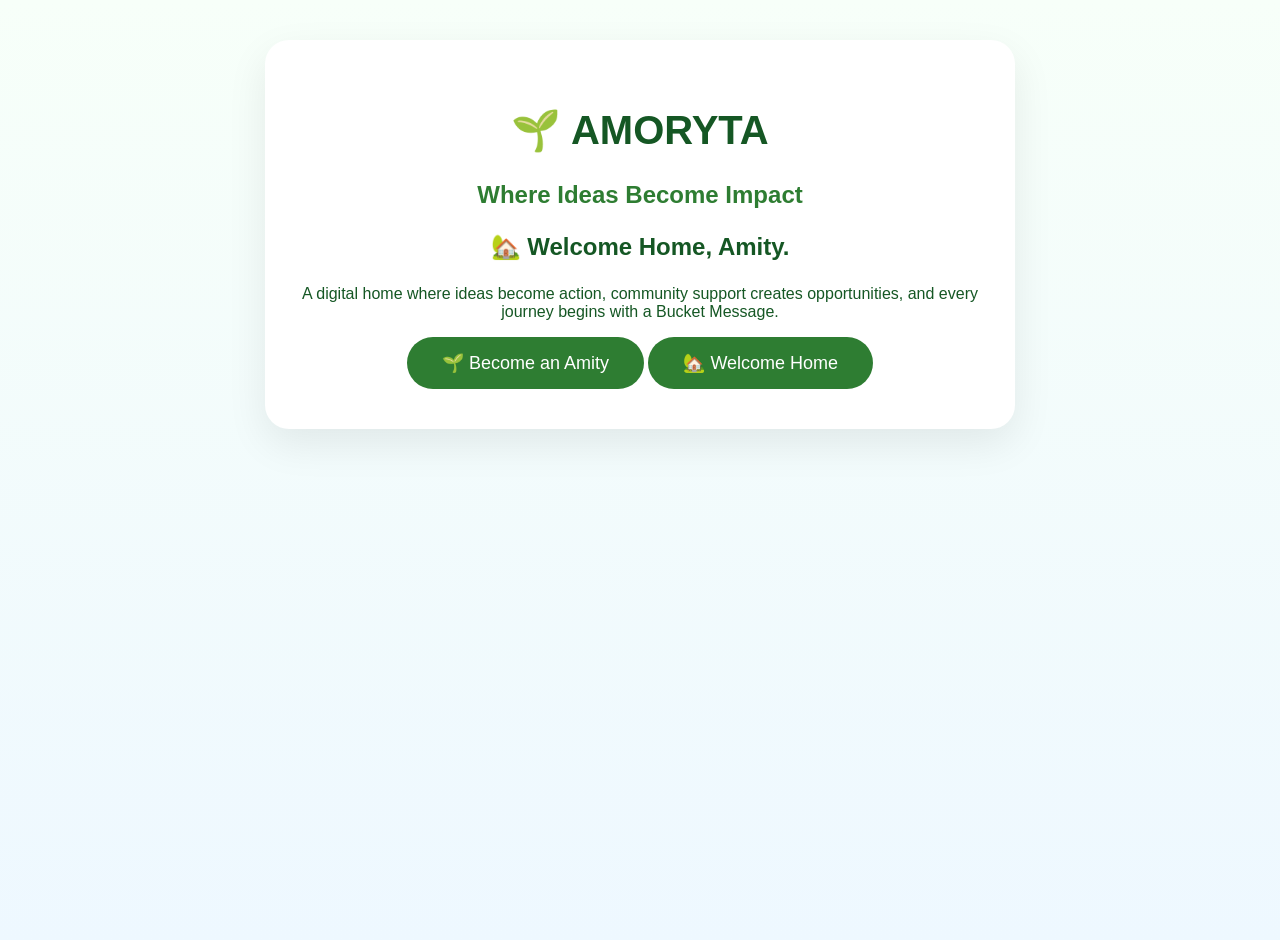
<file: index.html>
<!DOCTYPE html>
<html lang="en">
<head>
    <meta charset="UTF-8">
    <meta name="viewport" content="width=device-width, initial-scale=1.0">
    <title>AMORYTA</title>
    <link rel="stylesheet" href="style.css">
</head>
<body>

<div class="container">

    <h1>🌱 AMORYTA</h1>

    <h2>Where Ideas Become Impact</h2>

    <p class="welcome">
        🏡 Welcome Home, Amity.
    </p>

    <p>
        A digital home where ideas become action,
        community support creates opportunities,
        and every journey begins with a Bucket Message.
    </p>

<a href="join.html">
<button>🌱 Become an Amity</button>
<a href="login.html">
<button>
🏡 Welcome Home
</button>
</a>

</div>

<script src="script.js"></script>

</body>
</html>
</file>
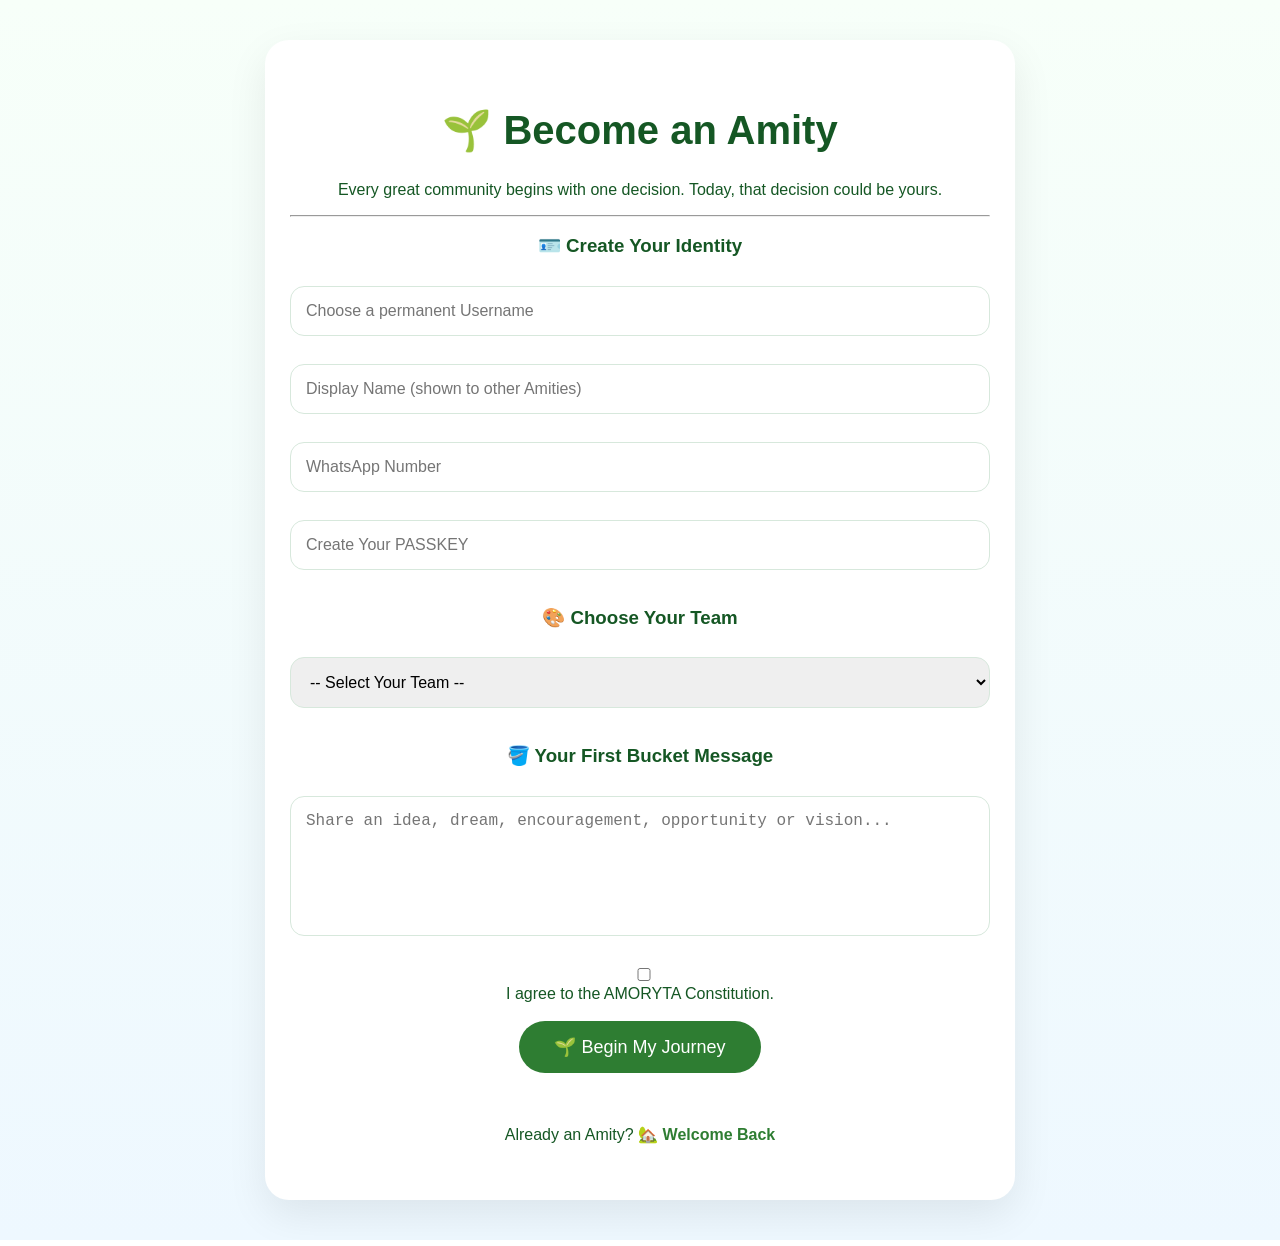
<file: join.html>
<!--
==========================================
AMORYTA Genesis
Room 001 – Identity Engine
File: join.html
Version: 1.0.0
Status: Active
==========================================
-->

<!DOCTYPE html>
<html lang="en">

<head>

<meta charset="UTF-8">
<meta name="viewport" content="width=device-width, initial-scale=1.0">

<title>Become an Amity • AMORYTA</title>

<link rel="stylesheet" href="style.css">

</head>

<body>

<div class="container">

<form id="joinForm">

<h1>🌱 Become an Amity</h1>

<p>
Every great community begins with one decision.
Today, that decision could be yours.
</p>

<hr>

<h3>
🪪 Create Your Identity
</h3>

<input
type="text"
id="username"
placeholder="Choose a permanent Username"
required>

<br><br>

<input
type="text"
id="displayName"
placeholder="Display Name (shown to other Amities)"
required>

<br><br>

<input
type="tel"
id="phone"
placeholder="WhatsApp Number"
required>

<br><br>

<input
type="password"
id="passkey"
placeholder="Create Your PASSKEY"
required>

<br><br>

<h3>🎨 Choose Your Team</h3>

<select id="team" required>

<option value="">-- Select Your Team --</option>

<option value="ALPHA">🤍 ALPHA</option>

<option value="TRENDSETTER">💛 TRENDSETTER</option>

<option value="INNOVATOR">💙 INNOVATOR</option>

<option value="VISIONARY">💜 VISIONARY</option>

<option value="MAVERICK">🤎 MAVERICK</option>

<option value="TRAILBLAZER">🧡 TRAILBLAZER</option>

<option value="CULTIVATOR">💚 CULTIVATOR</option>

<option value="CATALYST">❤️ CATALYST</option>

<option value="GUARDIAN">🖤 GUARDIAN</option>

</select>

<br><br>

<h3>🪣 Your First Bucket Message</h3>

<textarea
id="bucket"
rows="6"
placeholder="Share an idea, dream, encouragement, opportunity or vision..."
required></textarea>

<br><br>

<label>

<input
type="checkbox"
id="constitution"
required>

I agree to the AMORYTA Constitution.

</label>

<br><br>

<button type="submit">

🌱 Begin My Journey

</button>

<br><br><br>

<p>

Already an Amity?

<a href="index.html">🏡 Welcome Back</a>

</p>

</form>

</div>

<script src="config.js"></script>
<script src="api.js"></script>
<script src="auth.js"></script>
<script src="script.js"></script>

</body>

</html>
</file>
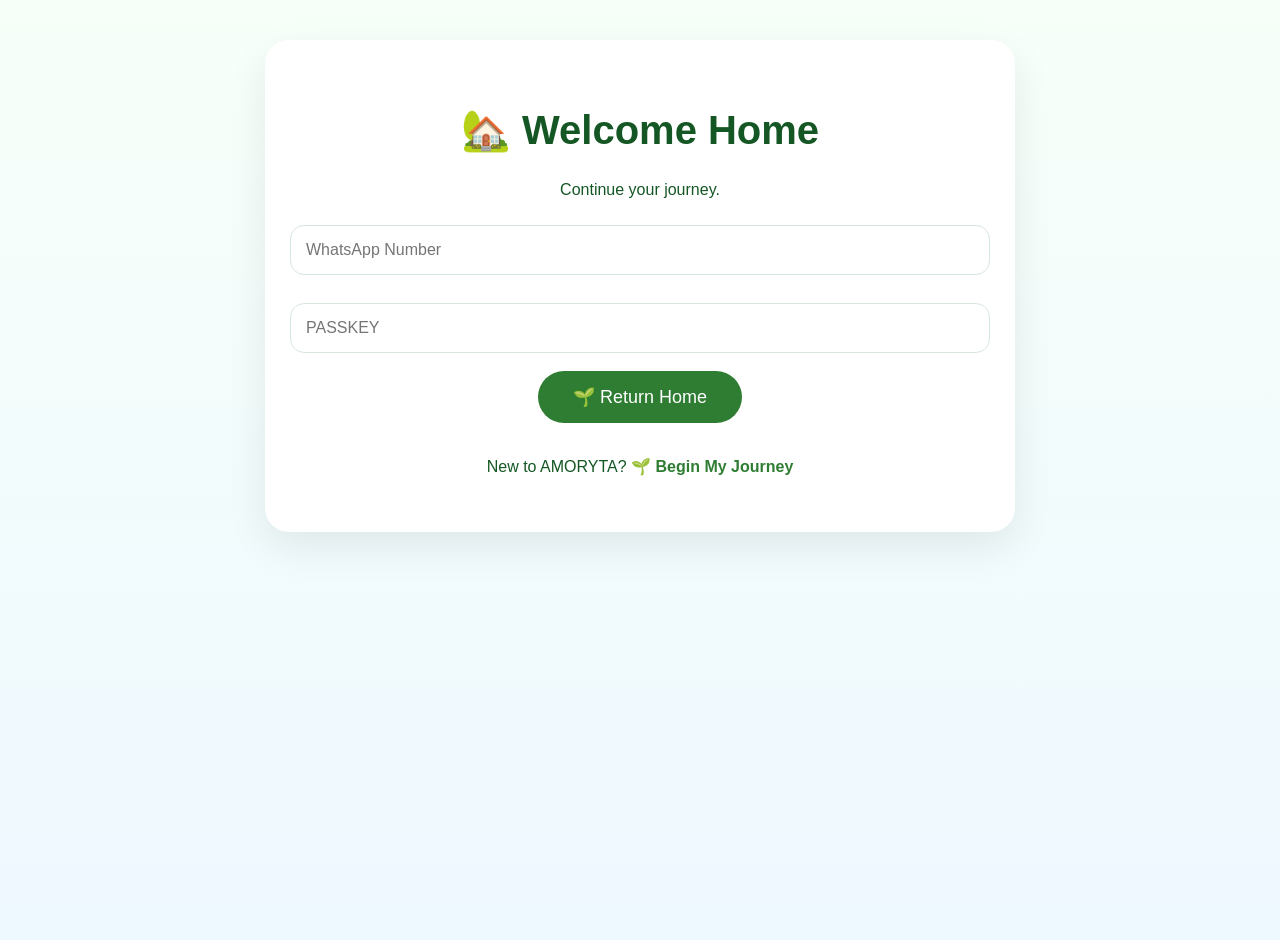
<file: login.html>
<!DOCTYPE html>
<html lang="en">

<head>

<meta charset="UTF-8">

<meta name="viewport" content="width=device-width, initial-scale=1.0">

<title>Welcome Home</title>

<link rel="stylesheet" href="style.css">

</head>

<body>

<div class="container">

<h1>🏡 Welcome Home</h1>

<p>
Continue your journey.
</p>

<form id="loginForm">

<input
type="tel"
id="phone"
placeholder="WhatsApp Number"
required>

<br><br>

<input
type="password"
id="passkey"
placeholder="PASSKEY"
required>

<br><br>

<button type="submit">

🌱 Return Home

</button>

</form>

<br>

<p>

New to AMORYTA?

<a href="join.html">

🌱 Begin My Journey

</a>

</p>

<script src="login.js"></script>

</div>

</body>

</html>
</file>
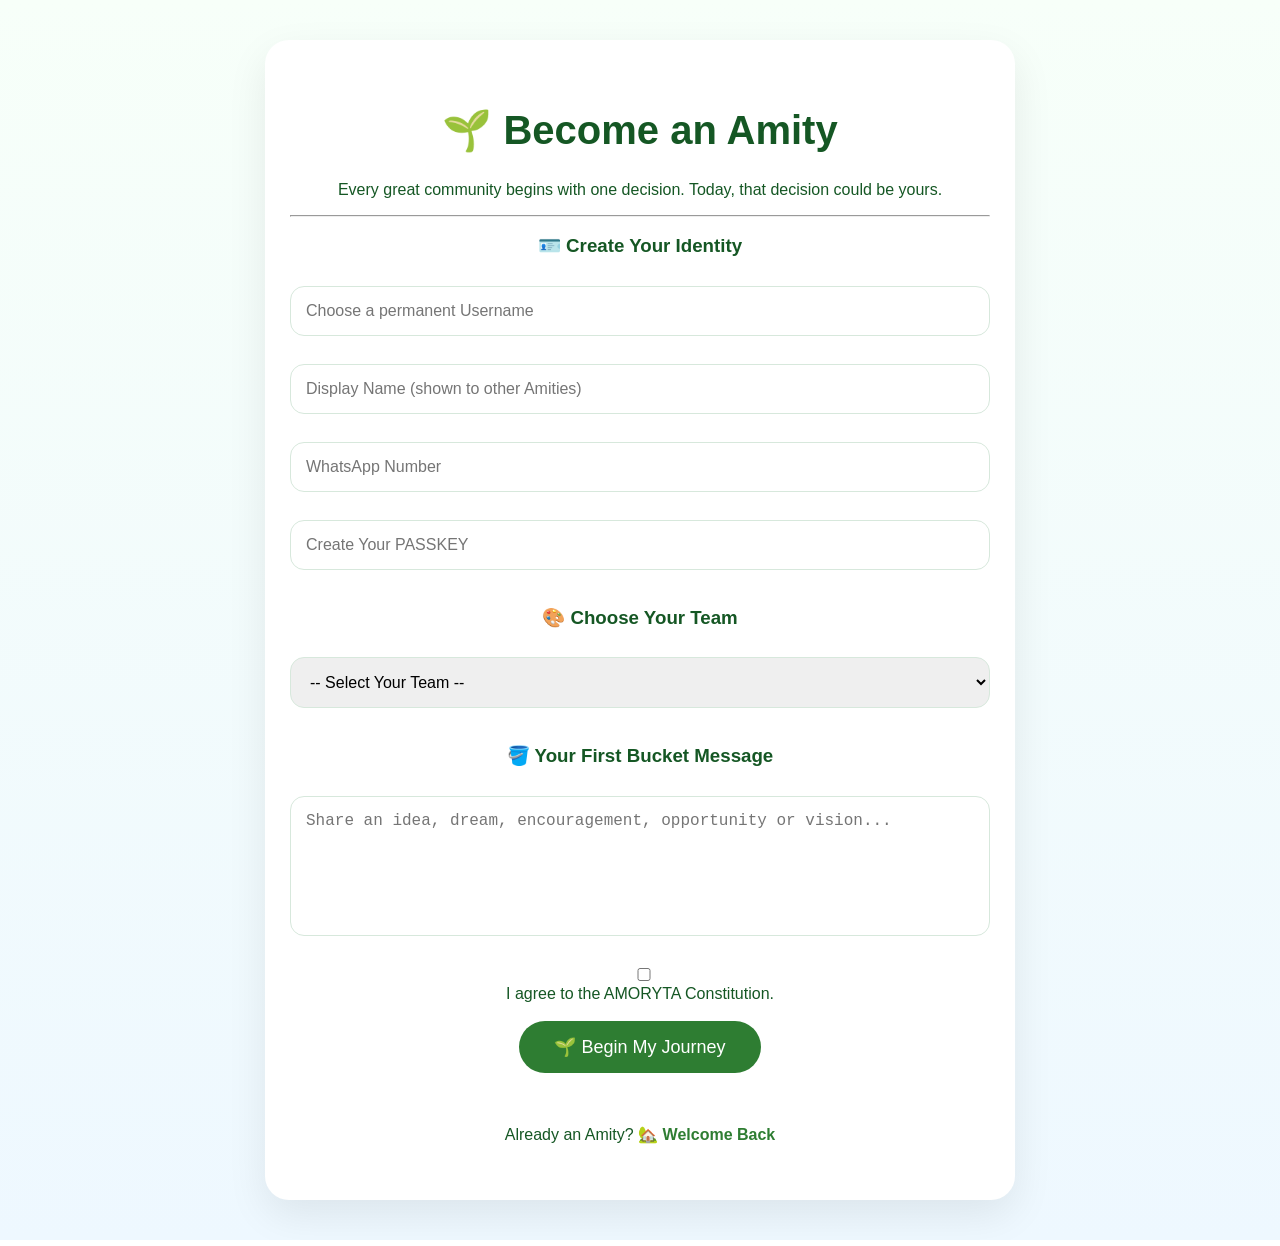
<file: universe.html>
<!DOCTYPE html>
<html lang="en">
<head>
    <meta charset="UTF-8">
    <meta name="viewport" content="width=device-width, initial-scale=1.0">
    <title>Welcome Home</title>
    <link rel="stylesheet" href="style.css">
</head>

<body>

<div class="container">

<h1>🌱 Welcome Home</h1>

<h2 id="memberName"></h2>

<p><strong>Your Team</strong></p>
<p id="memberTeam"></p>

<p><strong>Your Bucket Message</strong></p>
<p id="memberBucket"></p>

<br>

<button onclick="logout()">
🚪 Logout
</button>

</div>

<script>

const member = JSON.parse(localStorage.getItem("amorytaMember"));

if(member){

document.getElementById("memberName").innerHTML = member.name;

document.getElementById("memberTeam").innerHTML = member.team;

document.getElementById("memberBucket").innerHTML = member.bucket;

}else{

window.location.href="join.html";

}

function logout(){

localStorage.removeItem("amorytaMember");

window.location.href="index.html";

}

</script>

</body>
</html>
</file>
<file: style.css>
body{
    margin:0;
    font-family:Arial,sans-serif;
    background:linear-gradient(180deg,#f7fff9,#eef8ff);
    color:#155724;
    min-height:100vh;
}

.container{
    max-width:700px;
    margin:40px auto;
    padding:40px 25px;
    text-align:center;
    background:white;
    border-radius:24px;
    box-shadow:0 15px 40px rgba(0,0,0,.08);
}

h1{
    font-size:40px;
}

h2{
    color:#2e7d32;
}

.welcome{
    font-size:24px;
    font-weight:bold;
}

input,
select,
textarea{
    width:100%;
    padding:15px;
    margin-top:10px;
    border:1px solid #d7e8dc;
    border-radius:14px;
    font-size:16px;
    box-sizing:border-box;
    transition:0.3s;
}

input:focus,
select:focus,
textarea:focus{
    outline:none;
    border-color:#2e7d32;
    box-shadow:0 0 12px rgba(46,125,50,.25);
}

textarea{
    resize:none;
}

button{
    background:#2e7d32;
    color:white;
    border:none;
    padding:15px 35px;
    border-radius:30px;
    font-size:18px;
    cursor:pointer;
    transition:0.3s;
}

button:hover{
    transform:translateY(-3px);
    box-shadow:0 10px 20px rgba(46,125,50,.25);
}

button:active{
    transform:scale(.98);
}

a{
    color:#2e7d32;
    text-decoration:none;
    font-weight:bold;
}
</file>
